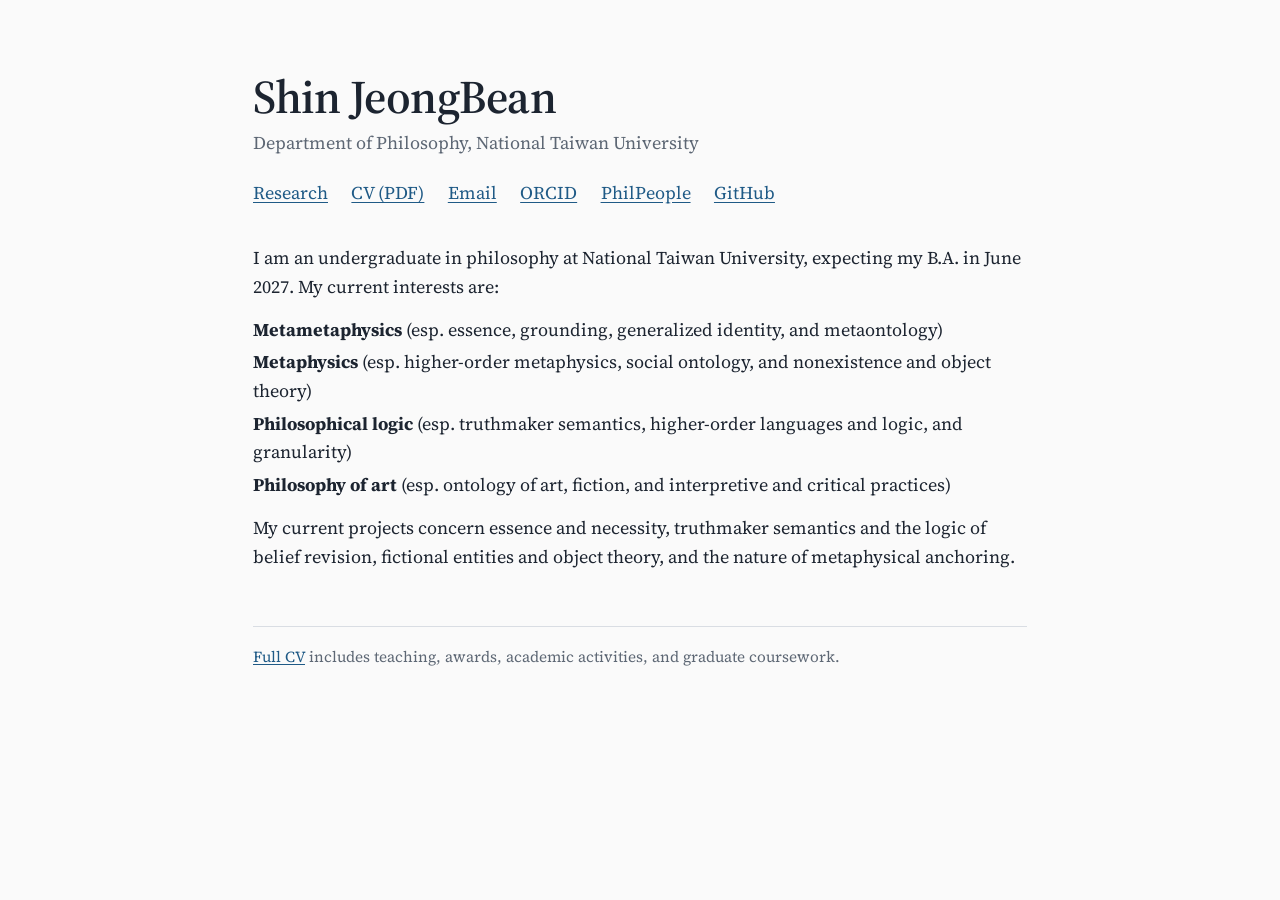
<file: index.html>
<!DOCTYPE html>
<html lang="en">
<head>
<meta charset="utf-8">
<meta name="viewport" content="width=device-width, initial-scale=1">
<link rel="preconnect" href="https://fonts.googleapis.com">
<link rel="preconnect" href="https://fonts.gstatic.com" crossorigin>
<link href="https://fonts.googleapis.com/css2?family=Source+Serif+4:ital,wght@0,400;0,600;1,400&display=swap" rel="stylesheet">
<link rel="stylesheet" href="style.css">
<title>Shin JeongBean | Philosophy, National Taiwan University</title>
<meta name="description" content="Shin JeongBean, philosophy, National Taiwan University. Metaphysics, philosophical logic, philosophy of art.">
</head>
<body>
<main>
<header>
  <h1>Shin JeongBean</h1>
  <p class="affil">Department of Philosophy, National Taiwan University</p>
  <ul class="links">
    <li><a href="research.html">Research</a></li>
    <li><a href="https://github.com/citron2357/CV/blob/main/main.pdf">CV (PDF)</a></li>
    <li><a href="mailto:shinjeongbean@gmail.com">Email</a></li>
    <li><a href="https://orcid.org/0009-0004-7856-142X">ORCID</a></li>
    <li><a href="https://philpeople.org/profiles/jeongbean-shin">PhilPeople</a></li>
    <li><a href="https://github.com/citron2357">GitHub</a></li>
  </ul>
</header>
<p class="bio">I am an undergraduate in philosophy at National Taiwan University, expecting my B.A. in June 2027. My current interests are:</p>
<ul class="interests">
  <li><strong>Metametaphysics</strong> (esp. essence, grounding, generalized identity, and metaontology)</li>
  <li><strong>Metaphysics</strong> (esp. higher-order metaphysics, social ontology, and nonexistence and object theory)</li>
  <li><strong>Philosophical logic</strong> (esp. truthmaker semantics, higher-order languages and logic, and granularity)</li>
  <li><strong>Philosophy of art</strong> (esp. ontology of art, fiction, and interpretive and critical practices)</li>
</ul>
<p class="bio">My current projects concern essence and necessity, truthmaker semantics and the logic of belief revision, fictional entities and object theory, and the nature of metaphysical anchoring.</p>
<footer>
  <a href="https://github.com/citron2357/CV/blob/main/main.pdf">Full CV</a> includes teaching, awards, academic activities, and graduate coursework.
</footer>
</main>
</body>
</html>
</file>
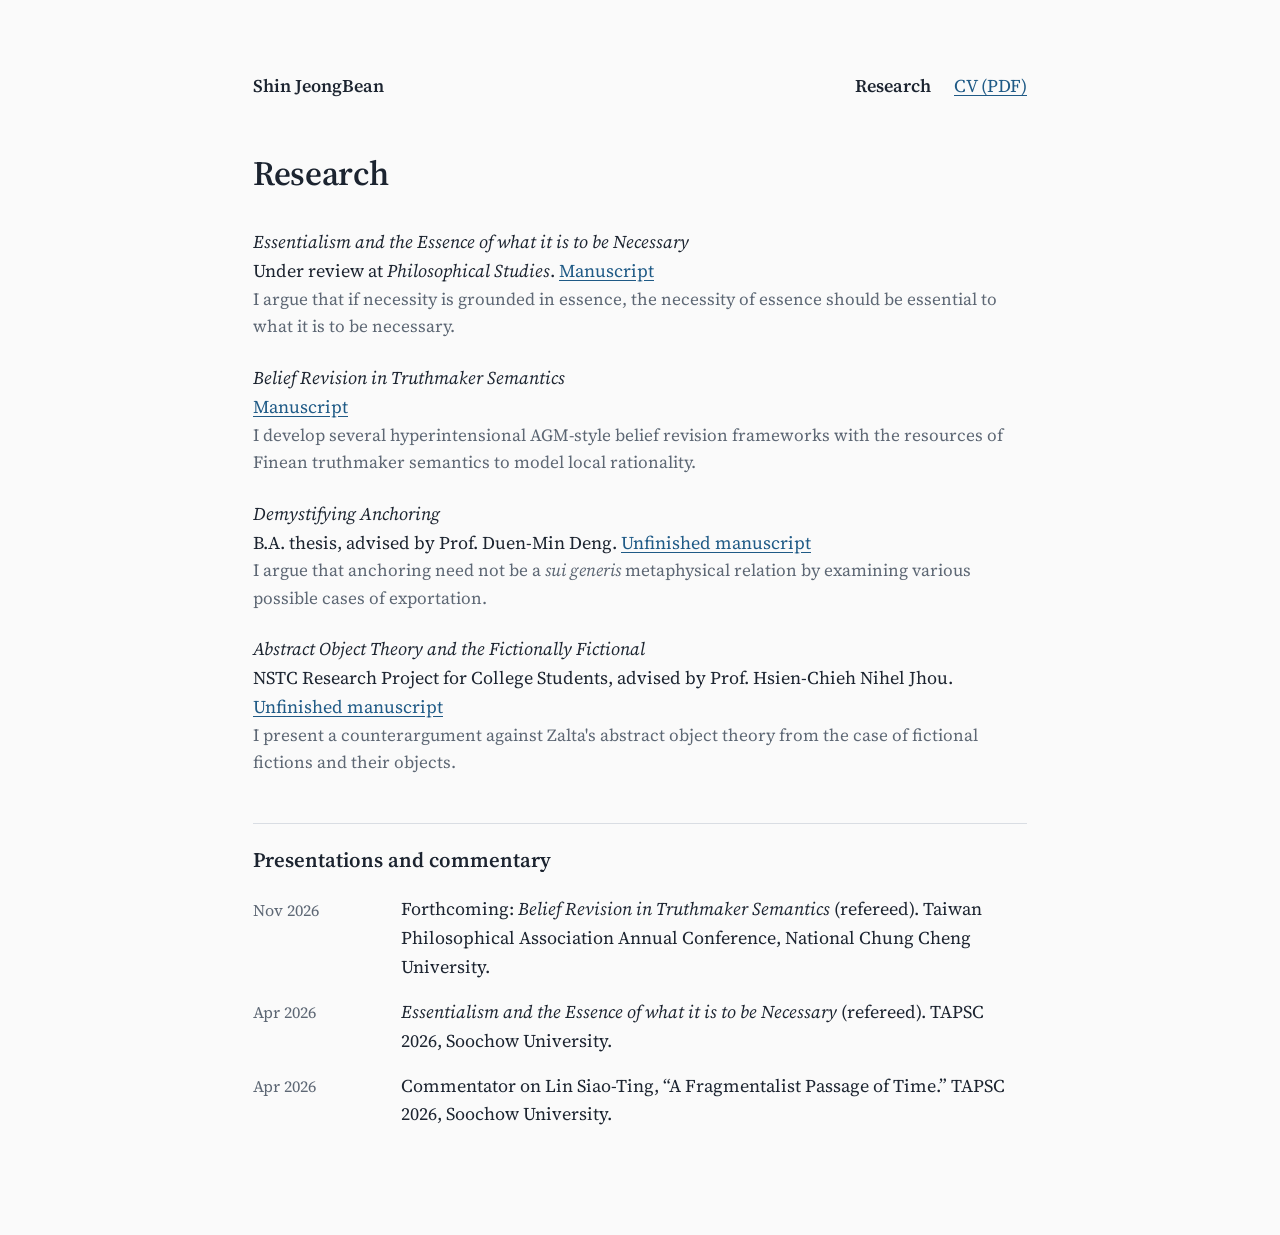
<file: research.html>
<!DOCTYPE html>
<html lang="en">
<head>
<meta charset="utf-8">
<meta name="viewport" content="width=device-width, initial-scale=1">
<link rel="preconnect" href="https://fonts.googleapis.com">
<link rel="preconnect" href="https://fonts.gstatic.com" crossorigin>
<link href="https://fonts.googleapis.com/css2?family=Source+Serif+4:ital,wght@0,400;0,600;1,400&display=swap" rel="stylesheet">
<link rel="stylesheet" href="style.css">
<title>Research | Shin JeongBean</title>
<meta name="description" content="Research and presentations by Shin JeongBean: essentialism and necessity, belief revision in truthmaker semantics, anchoring, abstract object theory.">
</head>
<body>
<main>
<div class="top">
  <a class="site" href="index.html">Shin JeongBean</a>
  <ul class="links">
    <li><a href="research.html" aria-current="page">Research</a></li>
    <li><a href="https://github.com/citron2357/CV/blob/main/main.pdf">CV (PDF)</a></li>
  </ul>
</div>
<h1 class="page">Research</h1>
<p class="item"><span class="t">Essentialism and the Essence of what it is to be Necessary</span><br>
  Under review at <em>Philosophical Studies</em>. <a href="https://github.com/citron2357/Ess-Nec/blob/main/main.pdf">Manuscript</a>
  <span class="abs">I argue that if necessity is grounded in essence, the necessity of essence should be essential to what it is to be necessary.</span></p>
<p class="item"><span class="t">Belief Revision in Truthmaker Semantics</span><br>
  <a href="https://github.com/citron2357/Logic-of-belief-revision-with-truthmaker-semantics/blob/main/main.pdf">Manuscript</a>
  <span class="abs">I develop several hyperintensional AGM-style belief revision frameworks with the resources of Finean truthmaker semantics to model local rationality.</span></p>
<p class="item"><span class="t">Demystifying Anchoring</span><br>
  B.A. thesis, advised by Prof. Duen-Min Deng. <a href="https://github.com/citron2357/Demystifying-Anchoring/blob/main/main.pdf">Unfinished manuscript</a>
  <span class="abs">I argue that anchoring need not be a <em>sui generis</em> metaphysical relation by examining various possible cases of exportation.</span></p>
<p class="item"><span class="t">Abstract Object Theory and the Fictionally Fictional</span><br>
  NSTC Research Project for College Students, advised by Prof. Hsien-Chieh Nihel Jhou. <a href="https://github.com/citron2357/AOTandFF/blob/main/Main.pdf">Unfinished manuscript</a>
  <span class="abs">I present a counterargument against Zalta's abstract object theory from the case of fictional fictions and their objects.</span></p>
<h2>Presentations and commentary</h2>
<div class="row"><div class="when">Nov 2026</div><div>Forthcoming: <em>Belief Revision in Truthmaker Semantics</em> (refereed). Taiwan Philosophical Association Annual Conference, National Chung Cheng University.</div></div>
<div class="row"><div class="when">Apr 2026</div><div><em>Essentialism and the Essence of what it is to be Necessary</em> (refereed). TAPSC 2026, Soochow University.</div></div>
<div class="row"><div class="when">Apr 2026</div><div>Commentator on Lin Siao-Ting, &ldquo;A Fragmentalist Passage of Time.&rdquo; TAPSC 2026, Soochow University.</div></div>
</main>
</body>
</html>
</file>
<file: style.css>
:root{--bg:#fafafa;--ink:#1c2430;--mute:#5d6774;--rule:#d9dde3;--link:#1f5a86}
@media (prefers-color-scheme:dark){:root{--bg:#161a20;--ink:#e6e9ee;--mute:#98a2b0;--rule:#2c333d;--link:#7fb4dc}}
*{box-sizing:border-box}
html{font-size:18px}
body{margin:0;background:var(--bg);color:var(--ink);font-family:"Source Serif 4",Georgia,"Times New Roman",serif;line-height:1.6}
main{max-width:46rem;margin:0 auto;padding:4rem 1.5rem 5rem}
a{color:var(--link);text-underline-offset:.15em}
a:focus-visible{outline:2px solid var(--link);outline-offset:2px}
h1{font-size:2.6rem;line-height:1.1;font-weight:600;margin:0 0 .3rem;letter-spacing:-.01em}
h1.page{font-size:1.9rem;margin:0 0 2rem}
h2{font-size:1.15rem;font-weight:600;margin:2.6rem 0 1rem;padding-top:1.1rem;border-top:1px solid var(--rule)}
.affil{color:var(--mute);margin:0 0 1.2rem}
.links{display:flex;flex-wrap:wrap;gap:.3rem 1.3rem;margin:0 0 2rem;padding:0;list-style:none}
.top{display:flex;flex-wrap:wrap;justify-content:space-between;align-items:baseline;gap:.4rem 1.3rem;margin-bottom:3rem}
.top .links{margin:0}
.top .site{font-weight:600;color:var(--ink);text-decoration:none}
.links a[aria-current]{color:var(--ink);font-weight:600;text-decoration:none}
.bio{margin:0 0 .8rem}
.interests{list-style:none;margin:0 0 .8rem;padding:0}
.interests li{margin:.2rem 0}
.row{display:grid;grid-template-columns:7rem 1fr;gap:.2rem 1.2rem;margin-bottom:.9rem}
.when{color:var(--mute);font-size:.9rem;padding-top:.15rem}
.item{margin:0 0 1.3rem}
.item .t{font-style:italic}
.abs{display:block;color:var(--mute);font-size:.95rem}
footer{color:var(--mute);font-size:.85rem;border-top:1px solid var(--rule);padding-top:1rem;margin-top:3rem}
@media (max-width:34rem){html{font-size:17px}.row{grid-template-columns:1fr}h1{font-size:2.1rem}h1.page{font-size:1.6rem}}
</file>
